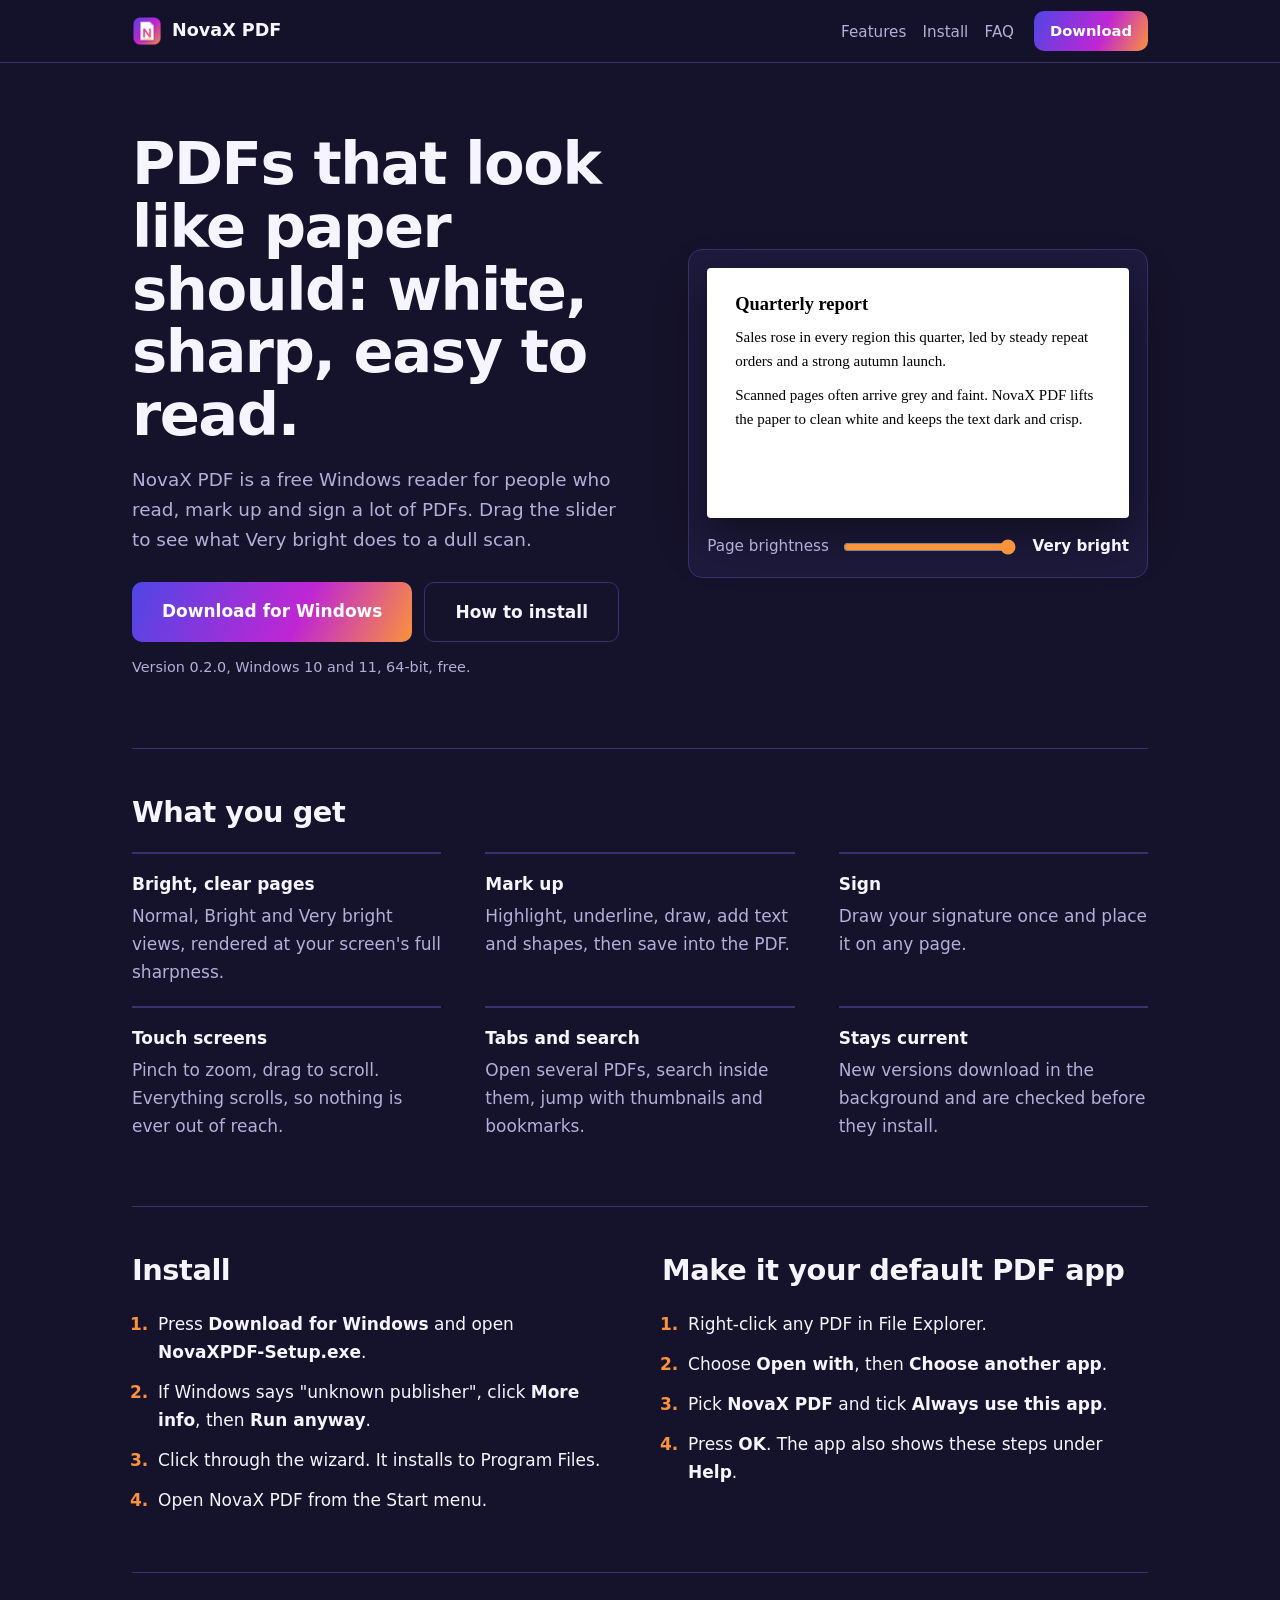
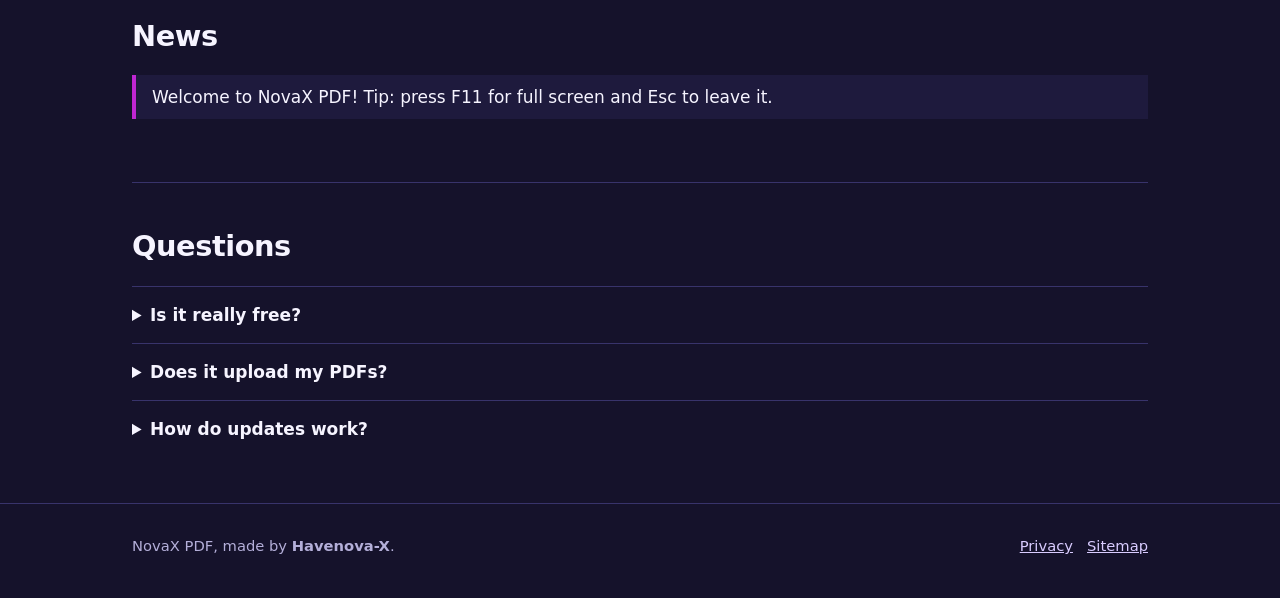
<file: index.html>
<!doctype html>
<html lang="en">
<head>
<meta charset="utf-8">
<meta name="viewport" content="width=device-width,initial-scale=1">
<title>NovaX PDF - free PDF reader, annotator and signer for Windows</title>
<meta name="description" content="NovaX PDF is a free Windows PDF reader with bright, crystal-clear pages. Highlight, draw, add text, sign, search, pinch to zoom on touch screens, and update automatically.">
<meta name="keywords" content="PDF reader, PDF viewer for Windows, free PDF annotator, sign PDF, highlight PDF, NovaX PDF, Havenova-X">
<meta name="author" content="Havenova-X">
<meta name="robots" content="index,follow,max-image-preview:large">
<meta name="theme-color" content="#4c1d95">
<link rel="canonical" href="https://YOUR-SITE-URL/">
<link rel="icon" href="favicon.ico"><link rel="apple-touch-icon" href="logo.png">
<link rel="stylesheet" href="style.css">
<meta property="og:type" content="website"><meta property="og:site_name" content="NovaX PDF">
<meta property="og:title" content="NovaX PDF - free PDF reader for Windows">
<meta property="og:description" content="Bright, clear pages. Highlight, draw, sign and search. Free, by Havenova-X.">
<meta property="og:url" content="https://YOUR-SITE-URL/"><meta property="og:image" content="https://YOUR-SITE-URL/og.png">
<meta name="twitter:card" content="summary_large_image"><meta name="twitter:title" content="NovaX PDF - free PDF reader for Windows">
<meta name="twitter:description" content="Bright, clear pages. Highlight, draw, sign and search."><meta name="twitter:image" content="https://YOUR-SITE-URL/og.png">
<script type="application/ld+json">{"@context":"https://schema.org","@type":"SoftwareApplication","name":"NovaX PDF","operatingSystem":"Windows 10, Windows 11","applicationCategory":"UtilitiesApplication","description":"Free PDF reader, annotator and signer for Windows.","url":"https://YOUR-SITE-URL/","image":"https://YOUR-SITE-URL/logo.png","downloadUrl":"https://github.com/YOUR_GITHUB_USER/YOUR_REPO/releases/latest/download/NovaXPDF-Setup.exe","offers":{"@type":"Offer","price":"0","priceCurrency":"USD"},"author":{"@type":"Organization","name":"Havenova-X"}}</script>
</head>
<body>
<nav><div class="wrap"><b><img src="logo.png" alt="" width="30" height="30">NovaX PDF</b><span class="sp"></span>
<span class="links"><a href="#features">Features</a> &nbsp; <a href="#install">Install</a> &nbsp; <a href="#faq">FAQ</a></span>
<a class="btn sm" href="https://github.com/YOUR_GITHUB_USER/YOUR_REPO/releases/latest/download/NovaXPDF-Setup.exe">Download</a></div></nav>
<main class="wrap">
<header class="hero">
<div>
<h1>PDFs that look like paper should: white, sharp, easy to read.</h1>
<p class="lead">NovaX PDF is a free Windows reader for people who read, mark up and sign a lot of PDFs. Drag the slider to see what Very bright does to a dull scan.</p>
<div class="cta"><a class="btn" id="dl" href="https://github.com/YOUR_GITHUB_USER/YOUR_REPO/releases/latest/download/NovaXPDF-Setup.exe">Download for Windows</a><a class="btn ghost" href="#install">How to install</a></div>
<p class="meta">Version <span id="ver">0.2.0</span>, Windows 10 and 11, 64-bit, free.</p>
</div>
<figure class="demo" aria-label="Brightness preview">
<div class="page" id="page"><h3>Quarterly report</h3><p>Sales rose in every region this quarter, led by steady repeat orders and a strong autumn launch.</p><p>Scanned pages often arrive grey and faint. NovaX PDF lifts the paper to clean white and keeps the text dark and crisp.</p></div>
<label>Page brightness <input id="bri" type="range" min="0" max="100" value="100" aria-label="Page brightness"><output id="lvl">Very bright</output></label>
</figure>
</header>
<section id="features"><h2>What you get</h2>
<dl>
<div><dt>Bright, clear pages</dt><dd>Normal, Bright and Very bright views, rendered at your screen's full sharpness.</dd></div>
<div><dt>Mark up</dt><dd>Highlight, underline, draw, add text and shapes, then save into the PDF.</dd></div>
<div><dt>Sign</dt><dd>Draw your signature once and place it on any page.</dd></div>
<div><dt>Touch screens</dt><dd>Pinch to zoom, drag to scroll. Everything scrolls, so nothing is ever out of reach.</dd></div>
<div><dt>Tabs and search</dt><dd>Open several PDFs, search inside them, jump with thumbnails and bookmarks.</dd></div>
<div><dt>Stays current</dt><dd>New versions download in the background and are checked before they install.</dd></div>
</dl></section>
<section id="install"><div class="two">
<div><h2>Install</h2><ol>
<li>Press <b>Download for Windows</b> and open <b>NovaXPDF-Setup.exe</b>.</li>
<li>If Windows says "unknown publisher", click <b>More info</b>, then <b>Run anyway</b>.</li>
<li>Click through the wizard. It installs to Program Files.</li>
<li>Open NovaX PDF from the Start menu.</li></ol></div>
<div><h2>Make it your default PDF app</h2><ol>
<li>Right-click any PDF in File Explorer.</li>
<li>Choose <b>Open with</b>, then <b>Choose another app</b>.</li>
<li>Pick <b>NovaX PDF</b> and tick <b>Always use this app</b>.</li>
<li>Press <b>OK</b>. The app also shows these steps under <b>Help</b>.</li></ol></div>
</div></section>
<section id="newsec" hidden><h2>News</h2><ul class="news" id="news"></ul></section>
<section id="faq"><h2>Questions</h2>
<details><summary>Is it really free?</summary><p>Yes. The app may show small text ads, which you can hide for the session.</p></details>
<details><summary>Does it upload my PDFs?</summary><p>No. Your files stay on your computer. The app only fetches update, news and ad notes from this site. See the <a href="privacy.html">privacy page</a>.</p></details>
<details><summary>How do updates work?</summary><p>The app checks a few times a day, downloads a new version, verifies its fingerprint and installs it. Windows asks for permission once.</p></details>
</section>
</main>
<footer><div class="wrap"><span>NovaX PDF, made by <b>Havenova-X</b>.</span><span><a href="privacy.html">Privacy</a> &nbsp; <a href="sitemap.xml">Sitemap</a></span></div></footer>
<script>
(function(){
var p=document.getElementById('page'),b=document.getElementById('bri'),l=document.getElementById('lvl');
function set(){var v=b.value/100;p.style.setProperty('--v',v);l.textContent=v<.34?'Normal':v<.75?'Bright':'Very bright'}
b.addEventListener('input',set);set();
fetch('latest.json',{cache:'no-cache'}).then(function(r){return r.json()}).then(function(d){if(d.version)document.getElementById('ver').textContent=d.version}).catch(function(){});
fetch('news.json',{cache:'no-cache'}).then(function(r){return r.json()}).then(function(d){
 var it=(d.items||[]).slice(0,5);if(!it.length)return;var u=document.getElementById('news');
 it.forEach(function(i){var li=document.createElement('li');li.textContent=i.text;u.appendChild(li)});
 document.getElementById('newsec').hidden=false}).catch(function(){});
})();
</script>
</body>
</html>
</file>
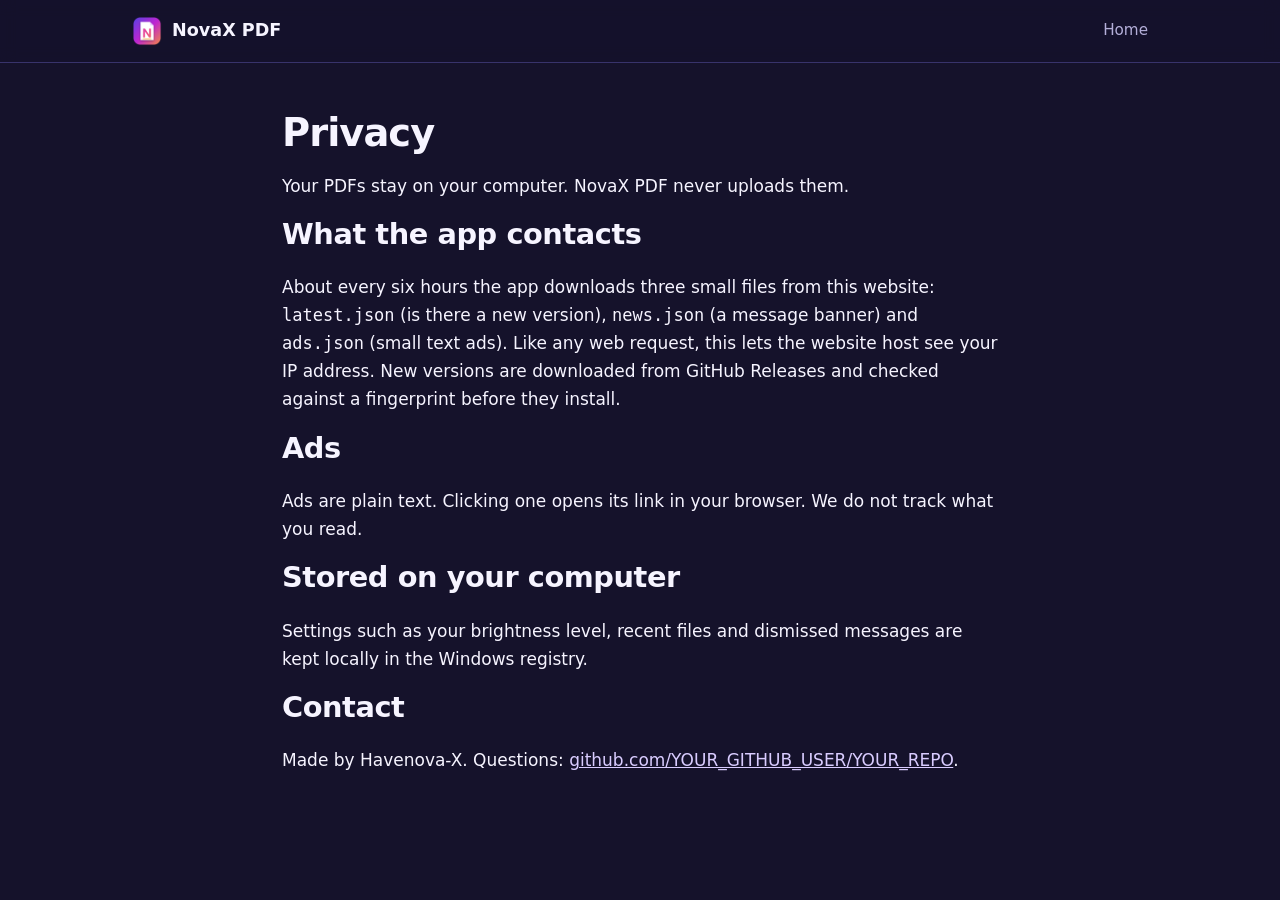
<file: privacy.html>
<!doctype html>
<html lang="en"><head><meta charset="utf-8"><meta name="viewport" content="width=device-width,initial-scale=1">
<title>Privacy - NovaX PDF</title><meta name="description" content="What NovaX PDF does and does not do with your data."><meta name="robots" content="index,follow">
<link rel="canonical" href="https://YOUR-SITE-URL/privacy.html"><link rel="icon" href="favicon.ico"><link rel="stylesheet" href="style.css"></head>
<body><nav><div class="wrap"><b><img src="logo.png" alt="" width="30" height="30">NovaX PDF</b><span class="sp"></span><a href="./">Home</a></div></nav>
<main class="wrap" style="padding:50px 22px;max-width:760px"><h1 style="font-size:2.4rem">Privacy</h1>
<p>Your PDFs stay on your computer. NovaX PDF never uploads them.</p>
<h2>What the app contacts</h2>
<p>About every six hours the app downloads three small files from this website: <code>latest.json</code> (is there a new version), <code>news.json</code> (a message banner) and <code>ads.json</code> (small text ads). Like any web request, this lets the website host see your IP address. New versions are downloaded from GitHub Releases and checked against a fingerprint before they install.</p>
<h2>Ads</h2><p>Ads are plain text. Clicking one opens its link in your browser. We do not track what you read.</p>
<h2>Stored on your computer</h2><p>Settings such as your brightness level, recent files and dismissed messages are kept locally in the Windows registry.</p>
<h2>Contact</h2><p>Made by Havenova-X. Questions: <a href="https://github.com/YOUR_GITHUB_USER/YOUR_REPO">github.com/YOUR_GITHUB_USER/YOUR_REPO</a>.</p></main></body></html>
</file>
<file: style.css>
:root{--ink:#15122b;--ink2:#1e1a3d;--line:#38336b;--mut:#b4afd9;--fg:#f6f4ff;--a:#5b3fd1;--b:#c026d3;--c:#fb923c;--grad:linear-gradient(115deg,#4f46e5,#c026d3 60%,#fb923c)}
*{box-sizing:border-box}html{scroll-behavior:smooth}
body{margin:0;background:var(--ink);color:var(--fg);font:17px/1.65 "Segoe UI Variable Text","Segoe UI",system-ui,sans-serif}
a{color:#d9ccff}a:focus-visible,button:focus-visible,input:focus-visible,summary:focus-visible{outline:3px solid var(--c);outline-offset:3px}
.wrap{max-width:1060px;margin:0 auto;padding:0 22px}
nav{position:sticky;top:0;z-index:5;background:#15122bee;backdrop-filter:blur(8px);border-bottom:1px solid var(--line)}
nav .wrap{display:flex;align-items:center;gap:20px;height:62px}
nav b{display:flex;align-items:center;gap:10px;font-size:1.1rem}nav b img{width:30px;height:30px}
nav a{color:var(--mut);text-decoration:none;font-size:.95rem}nav a:hover{color:#fff}.sp{flex:1}
.btn{display:inline-block;background:var(--grad);color:#fff!important;font-weight:700;text-decoration:none;padding:15px 30px;border-radius:10px}
.btn:hover{filter:brightness(1.1)}.btn.sm{padding:8px 16px;font-size:.92rem}
.btn.ghost{background:none;border:1px solid var(--line);color:var(--fg)!important}
.hero{display:grid;grid-template-columns:1.05fr .95fr;gap:48px;align-items:center;padding:70px 0 54px}
h1{font:800 clamp(2.2rem,5.4vw,3.7rem)/1.06 "Segoe UI Variable Display","Segoe UI",system-ui,sans-serif;letter-spacing:-.025em;margin:0 0 18px}
.lead{color:var(--mut);font-size:1.15rem;max-width:34em;margin:0 0 26px}
.cta{display:flex;gap:12px;flex-wrap:wrap}.meta{color:var(--mut);font-size:.9rem;margin-top:14px}
.demo{margin:0;background:var(--ink2);border:1px solid var(--line);border-radius:14px;padding:18px}
.page{--v:1;background:color-mix(in srgb,#fff calc(var(--v)*100%),#cdcabd);color:color-mix(in srgb,#000 calc(var(--v)*100%),#77756c);border-radius:4px;padding:26px 28px;min-height:250px;font:15px/1.6 Georgia,"Times New Roman",serif;box-shadow:0 18px 50px #0007}
.page h3{font:700 1.15rem Georgia,serif;margin:0 0 10px}.page p{margin:0 0 10px}
.demo label{display:flex;gap:12px;align-items:center;margin-top:16px;font-size:.95rem;color:var(--mut)}
.demo input{flex:1;accent-color:var(--c)}.demo output{min-width:6.5em;text-align:right;color:var(--fg);font-weight:600}
section{padding:46px 0;border-top:1px solid var(--line)}
h2{font:700 1.8rem/1.2 "Segoe UI Variable Display","Segoe UI",system-ui,sans-serif;letter-spacing:-.015em;margin:0 0 22px}
dl{display:grid;grid-template-columns:repeat(auto-fit,minmax(300px,1fr));gap:0 44px;margin:0}
dl div{border-top:2px solid var(--line);padding:16px 0 20px}dt{font-weight:700;margin-bottom:4px}dd{margin:0;color:var(--mut)}
.two{display:grid;grid-template-columns:repeat(auto-fit,minmax(320px,1fr));gap:44px}
ol{margin:0;padding-left:1.3em}ol li{margin-bottom:12px;padding-left:4px}li::marker{color:var(--c);font-weight:700}
.news{list-style:none;padding:0}.news li{border-left:4px solid var(--b);padding:8px 16px;margin-bottom:10px;background:var(--ink2)}
details{border-top:1px solid var(--line);padding:14px 0}summary{cursor:pointer;font-weight:600}details p{color:var(--mut);margin:8px 0 0}
footer{border-top:1px solid var(--line);padding:30px 0 40px;color:var(--mut);font-size:.92rem}footer .wrap{display:flex;gap:18px;flex-wrap:wrap;justify-content:space-between}
[hidden]{display:none!important}
@media (max-width:820px){.hero{grid-template-columns:1fr;padding-top:40px}nav .links{display:none}}
@media (prefers-reduced-motion:reduce){html{scroll-behavior:auto}}
</file>
